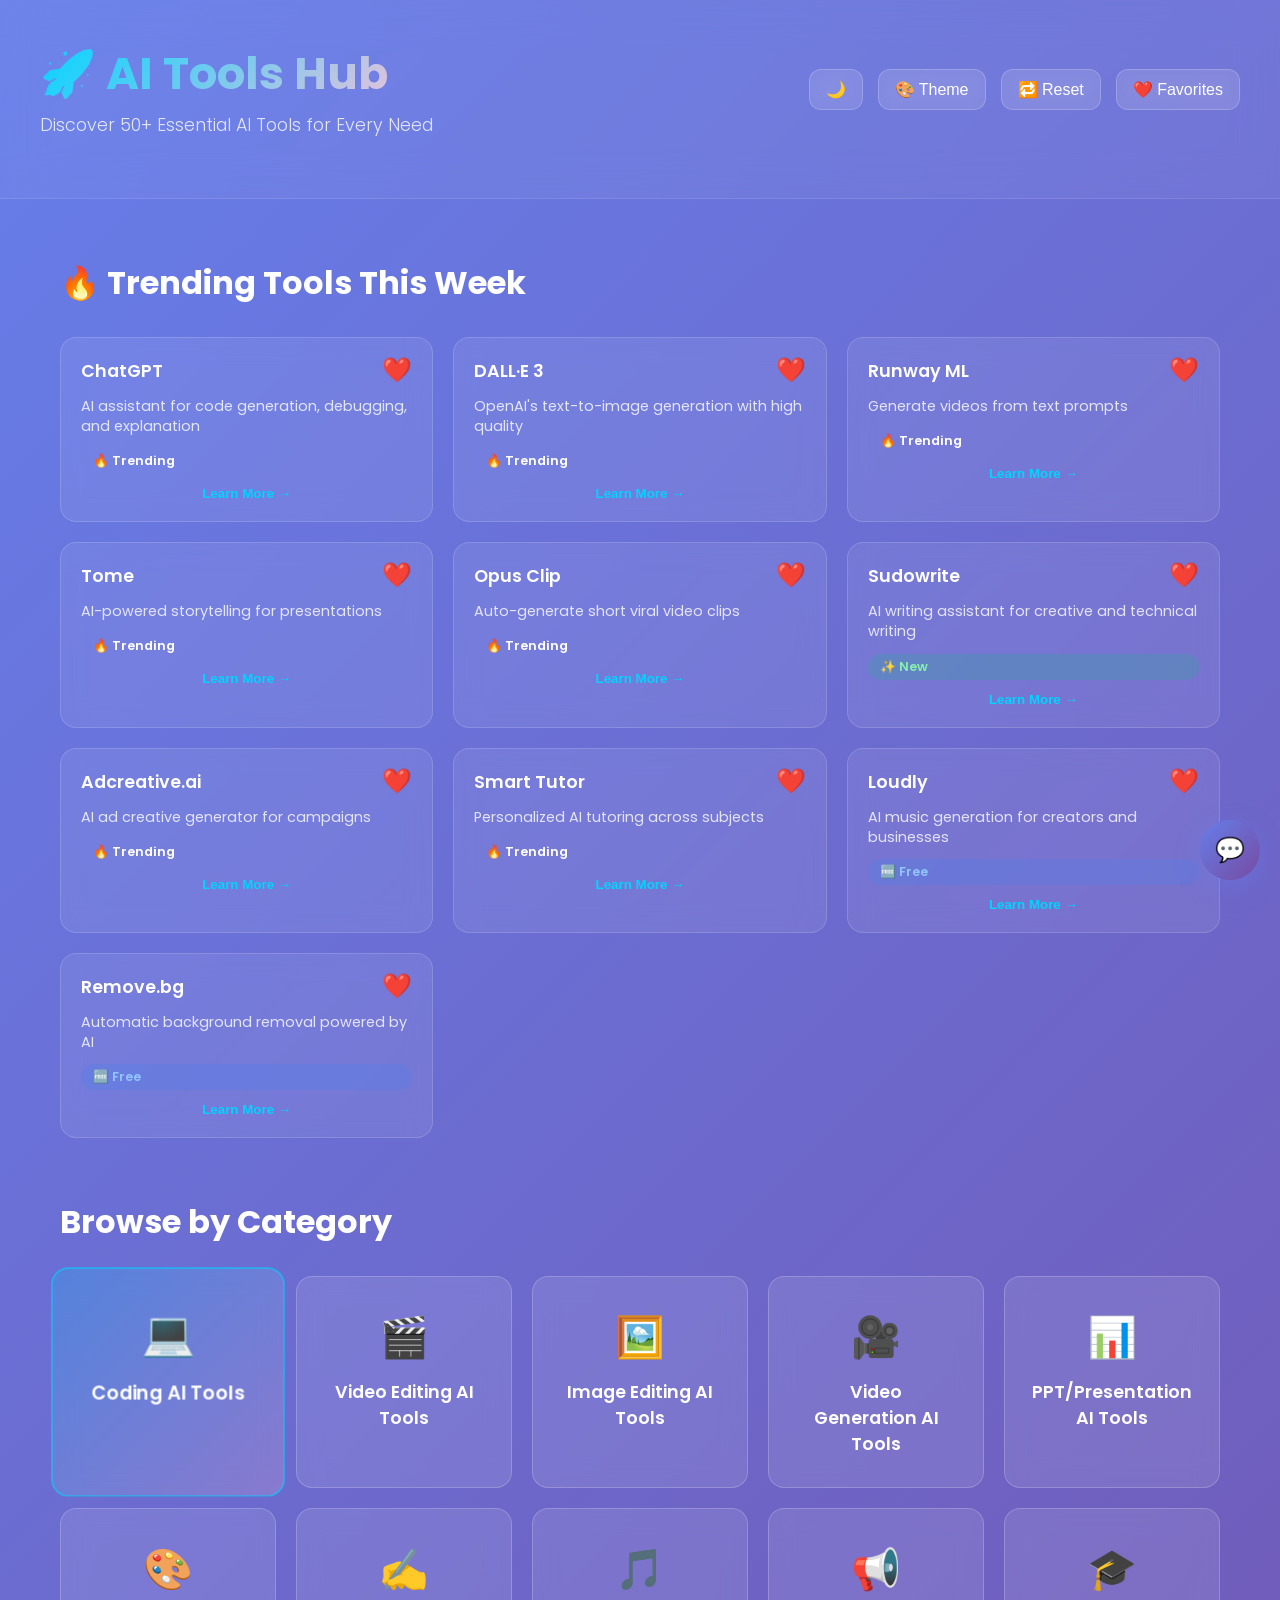
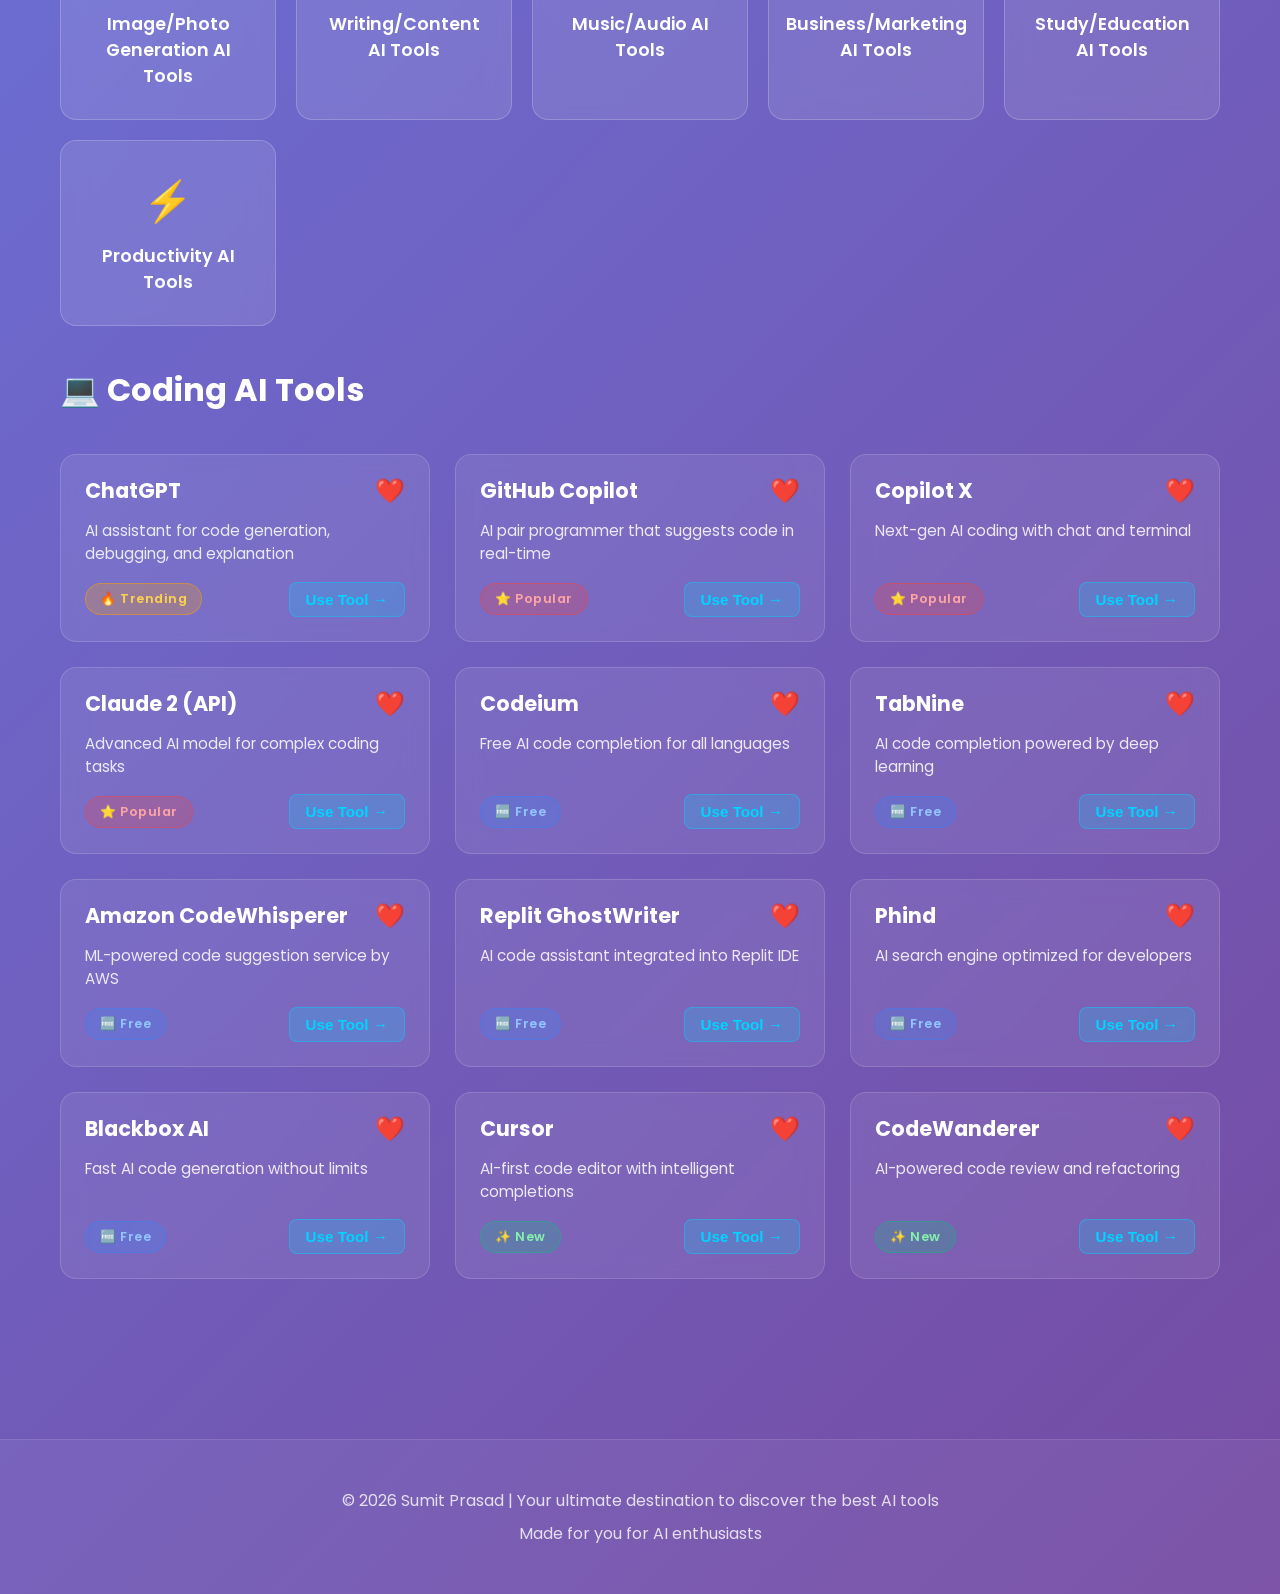
<file: index.html>
<!DOCTYPE html>
<html lang="en">
<head>
    <meta charset="UTF-8">
    <meta name="viewport" content="width=device-width, initial-scale=1.0">
    <title>AI Tools Hub - Discover 50+ Essential AI Tools</title>

    <!-- Google Font -->
    <link href="https://fonts.googleapis.com/css2?family=Poppins:wght@300;400;500;600;700&display=swap" rel="stylesheet">

    <!-- CSS Link -->
    <link rel="stylesheet" href="style.css">
    <link rel="stylesheet" href="chatbot.css">
</head>
<body>

    <!-- Header -->
    <header>
        <div class="header-top">
            <div class="header-content">
                <h1>🚀 AI Tools Hub</h1>
                <p>Discover 50+ Essential AI Tools for Every Need</p>
            </div>
            <div class="header-controls">
                <button id="dark-mode-btn" class="control-btn" title="Toggle dark mode">🌙</button>
                <button id="theme-btn" class="control-btn" title="Apply alternate theme">🎨 Theme</button>
                <button id="reset-theme-btn" class="control-btn" title="Reset to default theme">🔁 Reset</button>
                <button id="favorites-btn" class="control-btn" onclick="showFavorites()" title="View favorites">❤️ Favorites</button>
            </div>
        </div>

        <!-- Search Bar -->
        <!-- <div class="search-container">
            <input 
                type="text" 
                id="search-input" 
                class="search-bar" 
                placeholder="🔍 Search AI tools by name or description..."
            >
        </div> -->
    </header>

    <!-- Trending Section -->
    <section id="trending-section" class="trending-section"></section>

    <!-- Categories Section -->
    <section class="categories-section">
        <h2>Browse by Category</h2>
        <div class="categories"></div>
    </section>

    <!-- Tools Display Section -->
    <section id="tools-section" class="tools-section"></section>

    <!-- Favorites Modal -->
    <div class="favorites-modal-overlay" id="favoritesModalOverlay">
        <div class="favorites-modal">
            <div class="favorites-modal-header">
                <h2 id="favoritesModalTitle">❤️ My Favorites</h2>
                <button class="favorites-modal-close" onclick="closeFavoritesModal()" title="Close">✕</button>
            </div>
            <div id="favoritesListContainer" class="favorites-list"></div>
        </div>
    </div>

    <!-- Footer -->
    <footer>
        <p>© 2026 Sumit Prasad | Your ultimate destination to discover the best AI tools </p>
        </div></p>
        <p>Made for you for AI enthusiasts</p>
    </footer>

    <!-- JS Link -->
    <script src="script.js"></script>
    <script src="chatbot.js"></script>

    <!-- Theme Cycling Feature -->
    <script>
        // Theme cycling system
        const themes = [
            { name: 'Default', class: null },
            { name: 'Blue-Purple', class: 'theme-blue-purple' },
            { name: 'Dark Neon', class: 'theme-neon' },
            { name: 'Soft Light', class: 'theme-soft-light' },
            { name: 'Glassmorphism', class: 'theme-glass' }
        ];

        let currentThemeIndex = 0;

        // Initialize theme system
        document.addEventListener('DOMContentLoaded', () => {
            const themeBtn = document.getElementById('theme-btn');
            const resetThemeBtn = document.getElementById('reset-theme-btn');
            const body = document.body;

            // Check if theme preference is saved in localStorage
            const savedThemeIndex = localStorage.getItem('preferred-theme-index');
            if (savedThemeIndex !== null) {
                currentThemeIndex = parseInt(savedThemeIndex);
                applyTheme(currentThemeIndex);
            }

            // Theme button - Cycle through themes
            if (themeBtn) {
                themeBtn.addEventListener('click', () => {
                    console.log('🎨 Theme button clicked - Current:', themes[currentThemeIndex].name);
                    
                    // Move to next theme
                    currentThemeIndex = (currentThemeIndex + 1) % themes.length;
                    const newTheme = themes[currentThemeIndex];
                    
                    // Apply theme
                    applyTheme(currentThemeIndex);
                    
                    // Save preference
                    localStorage.setItem('preferred-theme-index', currentThemeIndex);
                    
                    // Visual feedback - Rotation animation
                    themeBtn.style.transition = 'transform 0.6s ease-in-out';
                    themeBtn.style.transform = 'rotate(360deg)';
                    setTimeout(() => {
                        themeBtn.style.transform = '';
                    }, 600);
                    
                    console.log('✅ Applied:', newTheme.name);
                    console.log('📍 Theme index:', currentThemeIndex, '/', themes.length - 1);
                });
            }

            // Reset button - Back to default theme
            if (resetThemeBtn) {
                resetThemeBtn.addEventListener('click', () => {
                    console.log('🔁 Reset button clicked');
                    
                    // Remove all theme classes
                    removeAllThemeClasses();
                    currentThemeIndex = 0;
                    
                    // Save preference
                    localStorage.setItem('preferred-theme-index', '0');
                    
                    // Visual feedback
                    resetThemeBtn.style.transition = 'transform 0.6s ease-in-out';
                    resetThemeBtn.style.transform = 'rotate(360deg)';
                    setTimeout(() => {
                        resetThemeBtn.style.transform = '';
                    }, 600);
                    
                    console.log('✅ Default theme restored');
                    console.log('📍 Theme index: 0 (Default)');
                });
            }

            // Function to apply theme
            function applyTheme(index) {
                const body = document.body;
                const theme = themes[index];
                
                // Remove all theme classes first
                removeAllThemeClasses();
                
                // Apply new theme class if not default
                if (theme.class) {
                    body.classList.add(theme.class);
                }
            }

            // Function to remove all theme classes
            function removeAllThemeClasses() {
                const body = document.body;
                themes.forEach(theme => {
                    if (theme.class) {
                        body.classList.remove(theme.class);
                    }
                });
            }
        });
    </script>

    <!-- Chatbot Widget -->
    <div id="chatbot-widget">
        <!-- Floating Button -->
        <button id="chatbot-toggle" class="chatbot-toggle" title="Open AI Assistant">
            <span class="chat-icon">💬</span>
            <span class="notification-badge" id="notification-badge" style="display: none;">1</span>
        </button>

        <!-- Chat Window -->
        <div id="chatbot-window" class="chatbot-window">
            <!-- Chat Header -->
            <div class="chatbot-header">
                <div class="header-info">
                    <h3>🤖 AI Assistant</h3>
                    <p>Ask me about AI tools</p>
                </div>
                <div class="header-actions">
                    <button id="voice-toggle" class="header-btn" title="Toggle voice output">
                        <span class="voice-icon">🔊</span>
                    </button>
                    <button id="clear-chat" class="header-btn" title="Clear chat">🗑️</button>
                    <button id="chatbot-close" class="header-btn close-btn" title="Close">✕</button>
                </div>
            </div>

            <!-- Chat Messages -->
            <div id="chatbot-messages" class="chatbot-messages">
                <div class="message bot-message">
                    <div class="message-content">
                        <p>👋 Hi! I'm your AI Assistant. Ask me about video editing, coding, image generation, presentations, audio tools, writing, marketing, productivity tools, image editing, video generation, or education!</p>
                    </div>
                    <span class="message-time">Now</span>
                </div>
            </div>

            <!-- Typing Indicator -->
            <div id="typing-indicator" class="typing-indicator" style="display: none;">
                <span></span>
                <span></span>
                <span></span>
            </div>

            <!-- Chat Input Area -->
            <div class="chatbot-input-area">
                <div class="input-controls">
                    <input 
                        type="text" 
                        id="chatbot-input" 
                        class="chatbot-input" 
                        placeholder="Type or click 🎤 to speak..."
                        autocomplete="off"
                    >
                    <button id="voice-input-btn" class="voice-input-btn" title="Voice input">
                        <span class="mic-icon">🎤</span>
                    </button>
                    <button id="send-btn" class="send-btn" title="Send message">
                        <span class="send-icon">→</span>
                    </button>
                </div>
            </div>
        </div>
    </div>

</body>
</html>
</file>
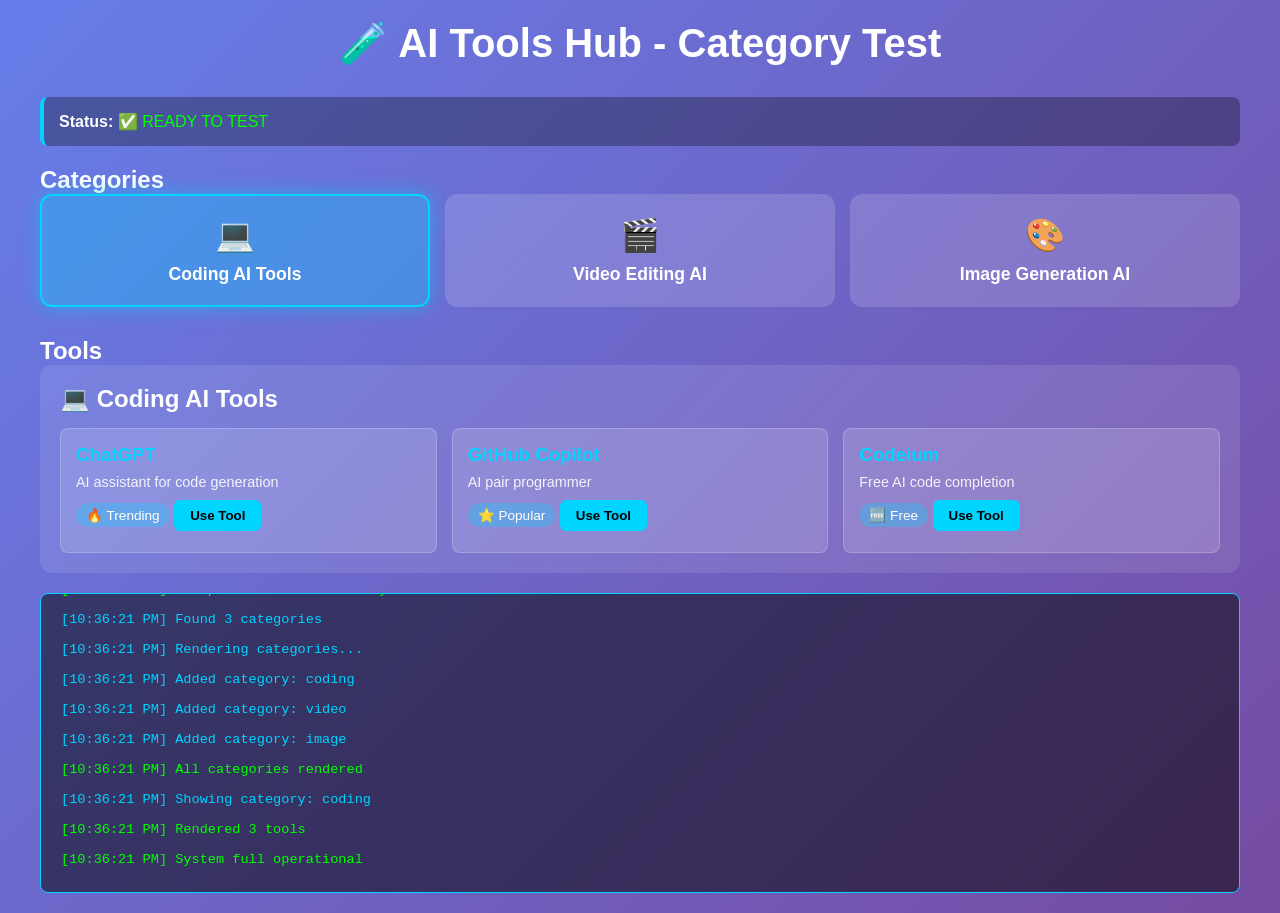
<file: test-categories.html>
<!DOCTYPE html>
<html lang="en">
<head>
    <meta charset="UTF-8">
    <meta name="viewport" content="width=device-width, initial-scale=1.0">
    <title>AI Tools Hub - Category Click Test</title>
    <style>
        * {
            margin: 0;
            padding: 0;
            box-sizing: border-box;
        }

        body {
            font-family: Arial, sans-serif;
            background: linear-gradient(135deg, #667eea 0%, #764ba2 100%);
            min-height: 100vh;
            padding: 20px;
            color: #fff;
        }

        .container {
            max-width: 1200px;
            margin: 0 auto;
        }

        h1 {
            text-align: center;
            margin-bottom: 30px;
            font-size: 2.5rem;
        }

        .status {
            background: rgba(0, 0, 0, 0.3);
            padding: 15px;
            border-radius: 8px;
            margin-bottom: 20px;
            border-left: 4px solid #00d4ff;
        }

        .categories {
            display: grid;
            grid-template-columns: repeat(auto-fit, minmax(200px, 1fr));
            gap: 15px;
            margin-bottom: 30px;
        }

        .card {
            background: rgba(255, 255, 255, 0.15);
            padding: 20px;
            border-radius: 12px;
            text-align: center;
            cursor: pointer;
            border: 2px solid transparent;
            transition: all 0.3s ease;
            display: flex;
            flex-direction: column;
            align-items: center;
            gap: 10px;
        }

        .card:hover {
            background: rgba(255, 255, 255, 0.25);
            border-color: #00d4ff;
            transform: translateY(-5px);
        }

        .card.active {
            background: rgba(0, 212, 255, 0.3);
            border-color: #00d4ff;
            box-shadow: 0 0 20px rgba(0, 212, 255, 0.5);
        }

        .card-icon {
            font-size: 2rem;
        }

        .card-name {
            font-weight: bold;
            font-size: 1.1rem;
        }

        #tools-container {
            background: rgba(255, 255, 255, 0.1);
            padding: 20px;
            border-radius: 12px;
            min-height: 200px;
        }

        .tools-grid {
            display: grid;
            grid-template-columns: repeat(auto-fill, minmax(300px, 1fr));
            gap: 15px;
            margin-top: 15px;
        }

        .tool-card {
            background: rgba(255, 255, 255, 0.15);
            padding: 15px;
            border-radius: 8px;
            border: 1px solid rgba(255, 255, 255, 0.2);
        }

        .tool-card h3 {
            margin-bottom: 8px;
            color: #00d4ff;
        }

        .tool-card p {
            font-size: 0.9rem;
            opacity: 0.9;
            margin-bottom: 10px;
        }

        .tool-tag {
            display: inline-block;
            padding: 4px 10px;
            background: rgba(0, 212, 255, 0.3);
            border-radius: 12px;
            font-size: 0.85rem;
            margin-bottom: 10px;
        }

        .tool-btn {
            background: #00d4ff;
            color: #000;
            border: none;
            padding: 8px 16px;
            border-radius: 6px;
            cursor: pointer;
            font-weight: bold;
            transition: all 0.2s;
        }

        .tool-btn:hover {
            background: #00b8cc;
            transform: scale(1.05);
        }

        .console-output {
            background: rgba(0, 0, 0, 0.5);
            padding: 15px;
            border-radius: 8px;
            font-family: monospace;
            font-size: 0.85rem;
            max-height: 300px;
            overflow-y: auto;
            margin-top: 20px;
            border: 1px solid #00d4ff;
        }

        .log-entry {
            margin-bottom: 5px;
            padding: 5px;
        }

        .log-success { color: #00ff00; }
        .log-error { color: #ff4444; }
        .log-info { color: #00d4ff; }
    </style>
</head>
<body>
    <div class="container">
        <h1>🧪 AI Tools Hub - Category Test</h1>

        <div class="status">
            <strong>Status:</strong> <span id="status">Loading...</span>
        </div>

        <h2>Categories</h2>
        <div class="categories" id="categories"></div>

        <h2>Tools</h2>
        <div id="tools-container">
            <p>Click a category above to see tools</p>
        </div>

        <div class="console-output" id="console"></div>
    </div>

    <script>
        // Simple logger
        const logs = [];
        function log(type, message) {
            const entry = `[${new Date().toLocaleTimeString()}] ${message}`;
            logs.push({ type, message: entry });
            
            const console_el = document.getElementById('console');
            const div = document.createElement('div');
            div.className = `log-entry log-${type}`;
            div.textContent = entry;
            console_el.appendChild(div);
            console_el.scrollTop = console_el.scrollHeight;
            
            // Also log to browser console
            if (type === 'error') console.error(message);
            else if (type === 'success') console.log('✅', message);
            else console.log('ℹ️', message);
        }

        // Tool Data
        const toolsData = {
            coding: {
                name: "Coding AI Tools",
                icon: "💻",
                tools: [
                    { name: "ChatGPT", desc: "AI assistant for code generation", tag: "🔥 Trending", link: "https://chatgpt.com/" },
                    { name: "GitHub Copilot", desc: "AI pair programmer", tag: "⭐ Popular", link: "https://github.com/features/copilot" },
                    { name: "Codeium", desc: "Free AI code completion", tag: "🆓 Free", link: "https://codeium.com" },
                ]
            },
            video: {
                name: "Video Editing AI",
                icon: "🎬",
                tools: [
                    { name: "CapCut AI", desc: "Free AI video editor", tag: "🆓 Free", link: "https://www.capcut.com" },
                    { name: "Runway ML", desc: "AI magic tools for video", tag: "⭐ Popular", link: "https://runwayml.com" },
                    { name: "Opus Clip", desc: "Auto-generate viral clips", tag: "🔥 Trending", link: "https://www.opus.pro" },
                ]
            },
            image: {
                name: "Image Generation AI",
                icon: "🎨",
                tools: [
                    { name: "DALL·E 3", desc: "OpenAI's text-to-image", tag: "🔥 Trending", link: "https://openai.com/dall-e-3" },
                    { name: "Midjourney", desc: "Premium AI art", tag: "⭐ Popular", link: "https://www.midjourney.com" },
                    { name: "Leonardo AI", desc: "Real-time generation", tag: "🆓 Free", link: "https://leonardo.ai" },
                ]
            }
        };

        // Render Categories
        function renderCategories() {
            log('info', 'Rendering categories...');
            const container = document.getElementById('categories');
            container.innerHTML = '';

            Object.entries(toolsData).forEach(([key, category]) => {
                const card = document.createElement('div');
                card.className = 'card';
                card.innerHTML = `
                    <div class="card-icon">${category.icon}</div>
                    <div class="card-name">${category.name}</div>
                `;

                card.addEventListener('click', () => {
                    log('success', `Category "${key}" clicked!`);
                    showCategory(key, card);
                });

                container.appendChild(card);
                log('info', `Added category: ${key}`);
            });

            log('success', 'All categories rendered');
            showCategory('coding', container.querySelector('.card'));
        }

        // Show Category
        function showCategory(key, cardElement) {
            log('info', `Showing category: ${key}`);

            // Update active state
            document.querySelectorAll('.card').forEach(c => c.classList.remove('active'));
            cardElement.classList.add('active');

            // Get tools
            const category = toolsData[key];
            if (!category) {
                log('error', `Category "${key}" not found!`);
                return;
            }

            // Render tools
            const container = document.getElementById('tools-container');
            let html = `<h2>${category.icon} ${category.name}</h2><div class="tools-grid">`;

            category.tools.forEach(tool => {
                html += `
                    <div class="tool-card">
                        <h3>${tool.name}</h3>
                        <p>${tool.desc}</p>
                        <span class="tool-tag">${tool.tag}</span>
                        <button class="tool-btn" onclick="window.open('${tool.link}', '_blank')">Use Tool</button>
                    </div>
                `;
            });

            html += '</div>';
            container.innerHTML = html;
            log('success', `Rendered ${category.tools.length} tools`);
        }

        // Initialize
        window.addEventListener('load', () => {
            log('success', 'Page loaded - initializing...');
            const status = document.getElementById('status');
            status.textContent = '✅ READY TO TEST';
            status.style.color = '#00ff00';
            
            log('success', 'Script loaded successfully');
            log('info', `Found ${Object.keys(toolsData).length} categories`);
            
            renderCategories();
            
            log('success', 'System full operational');
        });
    </script>
</body>
</html>
</file>
<file: style.css>
/* ===== RESET & ROOT ===== */
* {
    margin: 0;
    padding: 0;
    box-sizing: border-box;
}

:root {
    --primary-gradient: linear-gradient(135deg, #667eea 0%, #764ba2 100%);
    --secondary-gradient: linear-gradient(135deg, #f093fb 0%, #f5576c 100%);
    --dark-bg: #0f0f1e;
    --dark-card: #1a1a2e;
    --light-bg: #f8f9ff;
    --light-card: #ffffff;
    --text-primary: #ffffff;
    --text-secondary: rgba(255, 255, 255, 0.7);
    --accent-color: #00d4ff;
    --success-color: #10b981;
    --warning-color: #f59e0b;
    --danger-color: #ef4444;
    --transition: all 0.3s cubic-bezier(0.4, 0, 0.2, 1);
}

body.light-mode {
    --text-primary: #1a1a2e;
    --text-secondary: rgba(26, 26, 46, 0.7);
}

/* ===== BODY ===== */
body {
    font-family: 'Poppins', sans-serif;
    background: var(--primary-gradient);
    color: var(--text-primary);
    min-height: 100vh;
    transition: var(--transition);
}

body.dark-mode {
    background: linear-gradient(135deg, #0f0f1e 0%, #1a1a2e 100%);
}

body.light-mode {
    background: linear-gradient(135deg, #f8f9ff 0%, #e0e7ff 100%);
}

/* ===== HEADER ===== */
header {
    padding: 40px 20px;
    background: rgba(255, 255, 255, 0.05);
    backdrop-filter: blur(20px);
    border-bottom: 1px solid rgba(255, 255, 255, 0.1);
    position: sticky;
    top: 0;
    z-index: 100;
    transition: var(--transition);
}

.header-top {
    max-width: 1200px;
    margin: 0 auto;
    display: flex;
    justify-content: space-between;
    align-items: center;
    margin-bottom: 20px;
    flex-wrap: wrap;
    gap: 20px;
}

.header-content h1 {
    font-size: 2.8rem;
    font-weight: 700;
    background: linear-gradient(135deg, #00d4ff, #ffc0d9);
    -webkit-background-clip: text;
    -webkit-text-fill-color: transparent;
    background-clip: text;
    margin-bottom: 5px;
}

.header-content p {
    opacity: 0.8;
    font-size: 1.1rem;
    font-weight: 300;
}

.header-controls {
    display: flex;
    gap: 15px;
    flex-wrap: wrap;
}

.control-btn {
    background: rgba(255, 255, 255, 0.1);
    border: 1px solid rgba(255, 255, 255, 0.2);
    color: var(--text-primary);
    padding: 10px 16px;
    border-radius: 12px;
    cursor: pointer;
    font-size: 1rem;
    font-weight: 500;
    transition: var(--transition);
    backdrop-filter: blur(10px);
}

.control-btn:hover {
    background: rgba(255, 255, 255, 0.2);
    transform: translateY(-2px);
}

/* ===== SEARCH BAR ===== */
.search-container {
    max-width: 1200px;
    margin: 0 auto;
    padding: 0 20px;
}

.search-bar {
    width: 100%;
    padding: 16px 20px;
    border: 1px solid rgba(255, 255, 255, 0.2);
    border-radius: 16px;
    background: rgba(255, 255, 255, 0.08);
    color: var(--text-primary);
    font-size: 1rem;
    font-family: 'Poppins', sans-serif;
    transition: var(--transition);
    backdrop-filter: blur(10px);
}

.search-bar::placeholder {
    color: rgba(255, 255, 255, 0.5);
}

.search-bar:focus {
    outline: none;
    background: rgba(255, 255, 255, 0.12);
    border-color: var(--accent-color);
    box-shadow: 0 0 20px rgba(0, 212, 255, 0.3);
}

body.light-mode .search-bar {
    background: rgba(100, 100, 200, 0.08);
    color: var(--text-primary);
}

body.light-mode .search-bar::placeholder {
    color: rgba(100, 100, 200, 0.5);
}

/* ===== TRENDING SECTION ===== */
.trending-section {
    max-width: 1200px;
    margin: 60px auto;
    padding: 0 20px;
}

.trending-section h2 {
    font-size: 2rem;
    margin-bottom: 30px;
    text-align: left;
}

.trending-grid {
    display: grid;
    grid-template-columns: repeat(auto-fill, minmax(280px, 1fr));
    gap: 20px;
}

.trending-card {
    background: rgba(255, 255, 255, 0.08);
    border: 1px solid rgba(255, 255, 255, 0.15);
    border-radius: 16px;
    padding: 20px;
    backdrop-filter: blur(12px);
    transition: var(--transition);
    display: flex;
    flex-direction: column;
    gap: 12px;
}

.trending-card:hover {
    transform: translateY(-8px);
    background: rgba(255, 255, 255, 0.12);
    border-color: var(--accent-color);
    box-shadow: 0 8px 32px rgba(0, 212, 255, 0.2);
}

.trending-header {
    display: flex;
    justify-content: space-between;
    align-items: flex-start;
}

.trending-card h4 {
    font-size: 1.1rem;
    font-weight: 600;
}

.trending-description {
    font-size: 0.9rem;
    opacity: 0.8;
    line-height: 1.4;
}

.trending-badge {
    display: inline-block;
    padding: 4px 12px;
    border-radius: 20px;
    font-size: 0.8rem;
    font-weight: 600;
}

.trending-badge.popular {
    background: rgba(239, 68, 68, 0.2);
    color: #fca5a5;
}

.trending-badge.new {
    background: rgba(16, 185, 129, 0.2);
    color: #86efac;
}

.trending-badge.free {
    background: rgba(59, 130, 246, 0.2);
    color: #93c5fd;
}

.trending-card a {
    color: var(--accent-color);
    text-decoration: none;
    font-weight: 600;
    transition: var(--transition);
    align-self: flex-start;
}

.trending-card a:hover {
    letter-spacing: 2px;
}

/* ===== CATEGORIES SECTION ===== */
.categories-section {
    max-width: 1200px;
    margin: 60px auto 40px;
    padding: 0 20px;
}

.categories-section h2 {
    font-size: 2rem;
    margin-bottom: 30px;
    text-align: left;
}

.categories {
    display: grid;
    grid-template-columns: repeat(auto-fit, minmax(200px, 1fr));
    gap: 20px;
}

.card {
    background: rgba(255, 255, 255, 0.1);
    backdrop-filter: blur(12px);
    border-radius: 16px;
    padding: 30px;
    text-align: center;
    cursor: pointer;
    font-size: 1.1rem;
    font-weight: 600;
    transition: var(--transition);
    border: 1px solid rgba(255, 255, 255, 0.2);
    display: flex;
    flex-direction: column;
    align-items: center;
    gap: 12px;
}

.category-icon {
    font-size: 2.5rem;
}

.card:hover {
    transform: translateY(-10px) scale(1.05);
    background: rgba(255, 255, 255, 0.15);
    border-color: var(--accent-color);
    box-shadow: 0 12px 40px rgba(0, 212, 255, 0.25);
}

.card.active-card {
    background: linear-gradient(135deg, rgba(0, 212, 255, 0.2), rgba(255, 192, 217, 0.2));
    border-color: var(--accent-color);
    transform: scale(1.08);
}

/* ===== TOOLS SECTION ===== */
.tools-section {
    max-width: 1200px;
    margin: 40px auto;
    padding: 0 20px 80px;
}

.tools-container h2 {
    font-size: 2rem;
    margin-bottom: 40px;
    font-weight: 700;
}

.tools-grid {
    display: grid;
    grid-template-columns: repeat(auto-fill, minmax(320px, 1fr));
    gap: 25px;
}

/* Tool Cards */
.tool-card {
    background: rgba(255, 255, 255, 0.08);
    border: 1px solid rgba(255, 255, 255, 0.15);
    border-radius: 16px;
    padding: 24px;
    backdrop-filter: blur(12px);
    transition: var(--transition);
    display: flex;
    flex-direction: column;
    gap: 16px;
    cursor: default;
}

.tool-card:hover {
    transform: translateY(-12px) scale(1.02);
    background: rgba(255, 255, 255, 0.15);
    border-color: var(--accent-color);
    box-shadow: 0 20px 50px rgba(0, 212, 255, 0.4);
}

.tool-header {
    display: flex;
    justify-content: space-between;
    align-items: flex-start;
    gap: 12px;
}

.tool-header h3 {
    font-size: 1.3rem;
    font-weight: 700;
    line-height: 1.2;
    flex: 1;
}

.tool-actions {
    display: flex;
    gap: 8px;
}

.favorite-btn {
    background: none;
    border: none;
    font-size: 1.5rem;
    cursor: pointer;
    transition: var(--transition);
    transform: scale(1);
    line-height: 1;
}

.favorite-btn:not(.active):hover {
    transform: scale(1.2) rotate(10deg);
    filter: drop-shadow(0 0 8px rgba(255, 0, 0, 0.4));
}

.favorite-btn.active {
    animation: heartBeat 0.3s ease-in-out;
}

@keyframes heartBeat {
    0%, 100% { transform: scale(1); }
    25% { transform: scale(1.3); }
    50% { transform: scale(1.1); }
}

/* ===== FAVORITES MODAL ===== */
.favorites-modal-overlay {
    position: fixed;
    top: 0;
    left: 0;
    width: 100%;
    height: 100%;
    background: rgba(0, 0, 0, 0.5);
    backdrop-filter: blur(4px);
    display: none;
    align-items: center;
    justify-content: center;
    z-index: 9999;
    opacity: 0;
    transition: opacity 0.3s ease-in-out;
}

.favorites-modal-overlay.active {
    display: flex;
    opacity: 1;
}

.favorites-modal {
    background: rgba(15, 15, 30, 0.95);
    border: 1px solid rgba(255, 255, 255, 0.15);
    border-radius: 20px;
    padding: 30px;
    max-width: 700px;
    width: 90%;
    max-height: 80vh;
    overflow-y: auto;
    backdrop-filter: blur(20px);
    box-shadow: 0 20px 60px rgba(0, 0, 0, 0.5);
    animation: slideUp 0.3s cubic-bezier(0.4, 0, 0.2, 1);
}

@keyframes slideUp {
    from {
        opacity: 0;
        transform: translateY(20px);
    }
    to {
        opacity: 1;
        transform: translateY(0);
    }
}

.favorites-modal-header {
    display: flex;
    justify-content: space-between;
    align-items: center;
    margin-bottom: 25px;
    padding-bottom: 15px;
    border-bottom: 1px solid rgba(255, 255, 255, 0.1);
}

.favorites-modal-header h2 {
    font-size: 1.8rem;
    font-weight: 700;
    background: linear-gradient(135deg, #00d4ff, #ffc0d9);
    -webkit-background-clip: text;
    -webkit-text-fill-color: transparent;
    background-clip: text;
    margin: 0;
}

.favorites-modal-close {
    background: none;
    border: none;
    font-size: 1.8rem;
    color: rgba(255, 255, 255, 0.7);
    cursor: pointer;
    transition: var(--transition);
    line-height: 1;
    padding: 0;
    width: 40px;
    height: 40px;
    display: flex;
    align-items: center;
    justify-content: center;
}

.favorites-modal-close:hover {
    color: rgba(255, 255, 255, 1);
    transform: rotate(90deg);
}

.favorites-list {
    display: grid;
    grid-template-columns: repeat(auto-fill, minmax(300px, 1fr));
    gap: 15px;
    margin-bottom: 20px;
}

.favorite-item {
    background: rgba(255, 255, 255, 0.08);
    border: 1px solid rgba(255, 255, 255, 0.15);
    border-radius: 12px;
    padding: 15px;
    transition: var(--transition);
    display: flex;
    flex-direction: column;
    gap: 10px;
}

.favorite-item:hover {
    background: rgba(255, 255, 255, 0.12);
    border-color: rgba(0, 212, 255, 0.4);
    transform: translateY(-4px);
    box-shadow: 0 8px 24px rgba(0, 212, 255, 0.2);
}

.favorite-item-name {
    font-size: 1.1rem;
    font-weight: 600;
    color: var(--text-primary);
    margin: 0;
}

.favorite-item-actions {
    display: flex;
    gap: 10px;
}

.favorite-remove-btn {
    flex: 1;
    background: rgba(239, 68, 68, 0.2);
    border: 1px solid rgba(239, 68, 68, 0.4);
    color: #fca5a5;
    padding: 8px 12px;
    border-radius: 8px;
    cursor: pointer;
    font-weight: 500;
    transition: var(--transition);
    font-size: 0.9rem;
}

.favorite-remove-btn:hover {
    background: rgba(239, 68, 68, 0.4);
    border-color: rgba(239, 68, 68, 0.6);
    transform: translateY(-2px);
}

.favorite-open-btn {
    flex: 1;
    background: rgba(0, 212, 255, 0.2);
    border: 1px solid rgba(0, 212, 255, 0.4);
    color: var(--accent-color);
    padding: 8px 12px;
    border-radius: 8px;
    cursor: pointer;
    font-weight: 500;
    transition: var(--transition);
    font-size: 0.9rem;
}

.favorite-open-btn:hover {
    background: rgba(0, 212, 255, 0.4);
    border-color: rgba(0, 212, 255, 0.6);
    transform: translateY(-2px);
}

.no-favorites-msg {
    text-align: center;
    padding: 40px 20px;
    opacity: 0.7;
}

.no-favorites-msg p {
    font-size: 1.1rem;
    margin-bottom: 10px;
}

/* Responsive modal */
@media (max-width: 768px) {
    .favorites-modal {
        padding: 20px;
        max-height: 90vh;
    }

    .favorites-modal-header h2 {
        font-size: 1.4rem;
    }

    .favorites-list {
        grid-template-columns: 1fr;
    }
}

/* Modal in light mode */
body.light-mode .favorites-modal {
    background: rgba(248, 249, 255, 0.95);
    border-color: rgba(100, 100, 200, 0.2);
}

body.light-mode .favorite-item {
    background: rgba(100, 100, 200, 0.08);
    border-color: rgba(100, 100, 200, 0.2);
}

body.light-mode .favorite-item:hover {
    background: rgba(100, 100, 200, 0.12);
    border-color: rgba(100, 100, 200, 0.4);
}

body.light-mode .favorites-modal-header {
    border-bottom-color: rgba(100, 100, 200, 0.2);
}

/* Modal in theme-blue-purple */
body.theme-blue-purple .favorites-modal {
    background: rgba(30, 58, 138, 0.95);
    border-color: rgba(59, 130, 246, 0.3);
}

body.theme-blue-purple .favorite-item {
    background: rgba(59, 130, 246, 0.12);
    border-color: rgba(59, 130, 246, 0.25);
}

body.theme-blue-purple .favorite-item:hover {
    background: rgba(59, 130, 246, 0.2);
    border-color: rgba(59, 130, 246, 0.4);
}

body.theme-blue-purple .favorites-modal-header {
    border-bottom-color: rgba(59, 130, 246, 0.3);
}

/* Modal in theme-neon */
body.theme-neon .favorites-modal {
    background: rgba(0, 0, 0, 0.95);
    border-color: rgba(0, 255, 255, 0.2);
}

body.theme-neon .favorite-item {
    background: rgba(0, 255, 255, 0.08);
    border-color: rgba(0, 255, 255, 0.2);
}

body.theme-neon .favorite-item:hover {
    background: rgba(0, 255, 255, 0.15);
    border-color: rgba(0, 255, 255, 0.4);
    box-shadow: 0 8px 24px rgba(0, 255, 255, 0.2);
}

body.theme-neon .favorites-modal-header {
    border-bottom-color: rgba(0, 255, 255, 0.2);
}

/* Modal in theme-soft-light */
body.theme-soft-light .favorites-modal {
    background: rgba(255, 245, 247, 0.95);
    border-color: rgba(219, 112, 147, 0.2);
}

body.theme-soft-light .favorite-item {
    background: rgba(219, 112, 147, 0.1);
    border-color: rgba(219, 112, 147, 0.25);
    color: #4a4a6a;
}

body.theme-soft-light .favorite-item:hover {
    background: rgba(219, 112, 147, 0.15);
    border-color: rgba(219, 112, 147, 0.4);
    box-shadow: 0 8px 24px rgba(219, 112, 147, 0.15);
}

body.theme-soft-light .favorite-item-name {
    color: #4a4a6a;
}

body.theme-soft-light .favorites-modal-header {
    border-bottom-color: rgba(219, 112, 147, 0.2);
}

/* Modal in theme-glass */
body.theme-glass .favorites-modal {
    background: rgba(255, 255, 255, 0.1);
    backdrop-filter: blur(20px);
    border-color: rgba(255, 255, 255, 0.2);
}

body.theme-glass .favorite-item {
    background: rgba(255, 255, 255, 0.08);
    backdrop-filter: blur(12px);
    border-color: rgba(255, 255, 255, 0.15);
}

body.theme-glass .favorite-item:hover {
    background: rgba(255, 255, 255, 0.12);
    backdrop-filter: blur(14px);
    border-color: rgba(255, 255, 255, 0.25);
    box-shadow: 0 8px 24px rgba(255, 255, 255, 0.1);
}

body.theme-glass .favorites-modal-header {
    border-bottom-color: rgba(255, 255, 255, 0.15);
}

.tool-description {
    font-size: 0.95rem;
    line-height: 1.5;
    opacity: 0.85;
}

.tool-footer {
    display: flex;
    justify-content: space-between;
    align-items: center;
    gap: 12px;
    margin-top: auto;
}

.badge-container {
    flex: 1;
}

.badge {
    display: inline-block;
    padding: 6px 14px;
    border-radius: 20px;
    font-size: 0.8rem;
    font-weight: 600;
    text-transform: none;
    letter-spacing: 0.5px;
    white-space: nowrap;
}

.badge.popular {
    background: rgba(239, 68, 68, 0.25);
    color: #fca5a5;
    border: 1px solid rgba(239, 68, 68, 0.5);
}

.badge.new {
    background: rgba(16, 185, 129, 0.25);
    color: #86efac;
    border: 1px solid rgba(16, 185, 129, 0.5);
}

.badge.free {
    background: rgba(59, 130, 246, 0.25);
    color: #93c5fd;
    border: 1px solid rgba(59, 130, 246, 0.5);
}

.badge.trending {
    background: rgba(245, 158, 11, 0.25);
    color: #fcd34d;
    border: 1px solid rgba(245, 158, 11, 0.5);
}

.tool-link {
    display: inline-flex;
    align-items: center;
    justify-content: center;
    gap: 6px;
    padding: 8px 16px;
    background: rgba(0, 212, 255, 0.2);
    color: var(--accent-color);
    text-decoration: none;
    border-radius: 8px;
    font-weight: 600;
    transition: var(--transition);
    border: 1px solid rgba(0, 212, 255, 0.4);
    cursor: pointer;
    font-size: 0.95rem;
}

.tool-link:hover {
    background: rgba(0, 212, 255, 0.4);
    transform: translateX(4px) scale(1.05);
    box-shadow: 0 0 15px rgba(0, 212, 255, 0.6);
}

.tool-link:active {
    transform: translateX(2px) scale(0.98);
}

.category-badge {
    display: inline-block;
    padding: 4px 10px;
    background: rgba(0, 212, 255, 0.2);
    color: var(--accent-color);
    border-radius: 6px;
    font-size: 0.8rem;
    margin-top: 4px;
}

/* Empty State */
.empty-state {
    text-align: center;
    padding: 60px 20px;
    grid-column: 1 / -1;
}

.empty-state p {
    font-size: 1.2rem;
    opacity: 0.7;
}

/* ===== FOOTER ===== */
footer {
    background: rgba(255, 255, 255, 0.05);
    border-top: 1px solid rgba(255, 255, 255, 0.1);
    padding: 40px 20px;
    text-align: center;
    margin-top: 80px;
}

footer p {
    opacity: 0.8;
    margin: 8px 0;
}

/* ===== LIGHT MODE ===== */
body.light-mode {
    --text-primary: #1a1a2e;
    --text-secondary: rgba(26, 26, 46, 0.7);
}

body.light-mode header {
    background: rgba(248, 249, 255, 0.8);
    border-bottom-color: rgba(100, 100, 200, 0.2);
}

body.light-mode .card {
    background: rgba(100, 100, 200, 0.08);
    border-color: rgba(100, 100, 200, 0.2);
}

body.light-mode .card:hover {
    background: rgba(100, 100, 200, 0.15);
}

body.light-mode .tool-card {
    background: rgba(100, 100, 200, 0.08);
    border-color: rgba(100, 100, 200, 0.2);
}

body.light-mode .tool-card:hover {
    background: rgba(100, 100, 200, 0.12);
}

body.light-mode .control-btn {
    background: rgba(100, 100, 200, 0.1);
    border-color: rgba(100, 100, 200, 0.2);
}

body.light-mode .control-btn:hover {
    background: rgba(100, 100, 200, 0.15);
}

body.light-mode .trending-card {
    background: rgba(100, 100, 200, 0.08);
    border-color: rgba(100, 100, 200, 0.2);
}

body.light-mode .trending-card:hover {
    background: rgba(100, 100, 200, 0.12);
}

/* ===== THEME 2: BLUE-PURPLE GRADIENT ===== */
body.theme-blue-purple {
    background: linear-gradient(135deg, #1e3a8a 0%, #3b82f6 50%, #8b5cf6 100%);
}

body.theme-blue-purple header {
    background: rgba(30, 58, 138, 0.4);
    border-bottom-color: rgba(59, 130, 246, 0.3);
}

body.theme-blue-purple .card,
body.theme-blue-purple .tool-card,
body.theme-blue-purple .trending-card {
    background: rgba(59, 130, 246, 0.12);
    border-color: rgba(59, 130, 246, 0.3);
}

body.theme-blue-purple .card:hover,
body.theme-blue-purple .tool-card:hover,
body.theme-blue-purple .trending-card:hover {
    background: rgba(59, 130, 246, 0.2);
    border-color: rgba(59, 130, 246, 0.6);
    box-shadow: 0 12px 40px rgba(59, 130, 246, 0.3);
}

body.theme-blue-purple .card.active-card {
    background: linear-gradient(135deg, rgba(59, 130, 246, 0.25), rgba(139, 92, 246, 0.25));
    border-color: rgba(59, 130, 246, 0.8);
}

body.theme-blue-purple .control-btn {
    background: rgba(59, 130, 246, 0.15);
    border-color: rgba(59, 130, 246, 0.3);
}

body.theme-blue-purple .control-btn:hover {
    background: rgba(59, 130, 246, 0.25);
    border-color: rgba(59, 130, 246, 0.6);
    box-shadow: 0 0 12px rgba(59, 130, 246, 0.3);
}

body.theme-blue-purple .search-bar {
    background: rgba(59, 130, 246, 0.1);
    border-color: rgba(59, 130, 246, 0.2);
}

body.theme-blue-purple .search-bar:focus {
    background: rgba(59, 130, 246, 0.15);
    border-color: rgba(59, 130, 246, 0.6);
    box-shadow: 0 0 20px rgba(59, 130, 246, 0.4);
}

body.theme-blue-purple .header-content h1 {
    background: linear-gradient(135deg, #3b82f6, #8b5cf6);
    -webkit-background-clip: text;
    -webkit-text-fill-color: transparent;
    background-clip: text;
}

body.theme-blue-purple footer {
    background: rgba(30, 58, 138, 0.3);
    border-top-color: rgba(59, 130, 246, 0.3);
}

body.theme-blue-purple::-webkit-scrollbar-thumb {
    background: rgba(59, 130, 246, 0.6);
}

body.theme-blue-purple::-webkit-scrollbar-thumb:hover {
    background: rgba(59, 130, 246, 0.8);
}

/* ===== THEME 3: DARK NEON (Cyan Glow) ===== */
body.theme-neon {
    background: linear-gradient(135deg, #0a0a0a 0%, #1a1a2e 100%);
}

body.theme-neon header {
    background: rgba(0, 0, 0, 0.6);
    border-bottom-color: rgba(0, 255, 255, 0.3);
}

body.theme-neon .card,
body.theme-neon .tool-card,
body.theme-neon .trending-card {
    background: rgba(0, 255, 255, 0.05);
    border-color: rgba(0, 255, 255, 0.2);
}

body.theme-neon .card:hover,
body.theme-neon .tool-card:hover,
body.theme-neon .trending-card:hover {
    background: rgba(0, 255, 255, 0.12);
    border-color: rgba(0, 255, 255, 0.5);
    box-shadow: 0 0 30px rgba(0, 255, 255, 0.5);
}

body.theme-neon .card.active-card {
    background: rgba(0, 255, 255, 0.15);
    border-color: rgba(0, 255, 255, 0.8);
    box-shadow: inset 0 0 20px rgba(0, 255, 255, 0.2);
}

body.theme-neon .control-btn {
    background: rgba(0, 255, 255, 0.08);
    border-color: rgba(0, 255, 255, 0.3);
}

body.theme-neon .control-btn:hover {
    background: rgba(0, 255, 255, 0.15);
    border-color: rgba(0, 255, 255, 0.6);
    box-shadow: 0 0 15px rgba(0, 255, 255, 0.5);
}

body.theme-neon .search-bar {
    background: rgba(0, 255, 255, 0.05);
    border-color: rgba(0, 255, 255, 0.2);
}

body.theme-neon .search-bar:focus {
    background: rgba(0, 255, 255, 0.1);
    border-color: rgba(0, 255, 255, 0.6);
    box-shadow: 0 0 20px rgba(0, 255, 255, 0.6);
}

body.theme-neon .header-content h1 {
    color: #00ffff;
    text-shadow: 0 0 20px rgba(0, 255, 255, 0.6);
}

body.theme-neon footer {
    background: rgba(0, 0, 0, 0.5);
    border-top-color: rgba(0, 255, 255, 0.3);
}

body.theme-neon::-webkit-scrollbar-thumb {
    background: rgba(0, 255, 255, 0.5);
    box-shadow: 0 0 10px rgba(0, 255, 255, 0.4);
}

body.theme-neon::-webkit-scrollbar-thumb:hover {
    background: rgba(0, 255, 255, 0.8);
}

/* ===== THEME 4: SOFT LIGHT (Pastel) ===== */
body.theme-soft-light {
    background: linear-gradient(135deg, #fff5f7 0%, #f3e8ff 50%, #e0f2fe 100%);
}

body.theme-soft-light header {
    background: rgba(243, 232, 255, 0.8);
    border-bottom-color: rgba(219, 112, 147, 0.2);
}

body.theme-soft-light .card,
body.theme-soft-light .tool-card,
body.theme-soft-light .trending-card {
    background: rgba(219, 112, 147, 0.1);
    border-color: rgba(219, 112, 147, 0.25);
}

body.theme-soft-light .card:hover,
body.theme-soft-light .tool-card:hover,
body.theme-soft-light .trending-card:hover {
    background: rgba(219, 112, 147, 0.15);
    border-color: rgba(219, 112, 147, 0.4);
    box-shadow: 0 8px 32px rgba(219, 112, 147, 0.15);
}

body.theme-soft-light .card.active-card {
    background: linear-gradient(135deg, rgba(219, 112, 147, 0.15), rgba(167, 139, 250, 0.15));
    border-color: rgba(219, 112, 147, 0.5);
}

body.theme-soft-light .control-btn {
    background: rgba(219, 112, 147, 0.1);
    border-color: rgba(219, 112, 147, 0.25);
}

body.theme-soft-light .control-btn:hover {
    background: rgba(219, 112, 147, 0.2);
    border-color: rgba(219, 112, 147, 0.4);
    box-shadow: 0 4px 12px rgba(219, 112, 147, 0.2);
}

body.theme-soft-light .search-bar {
    background: rgba(219, 112, 147, 0.08);
    border-color: rgba(219, 112, 147, 0.2);
}

body.theme-soft-light .search-bar:focus {
    background: rgba(219, 112, 147, 0.12);
    border-color: rgba(219, 112, 147, 0.4);
    box-shadow: 0 0 15px rgba(219, 112, 147, 0.2);
}

body.theme-soft-light .header-content h1 {
    background: linear-gradient(135deg, #c084fc, #f472b6);
    -webkit-background-clip: text;
    -webkit-text-fill-color: transparent;
    background-clip: text;
}

body.theme-soft-light .header-content h1,
body.theme-soft-light .header-content p,
body.theme-soft-light .control-btn,
body.theme-soft-light footer p,
body.theme-soft-light .card,
body.theme-soft-light .tool-card,
body.theme-soft-light .trending-card,
body.theme-soft-light h2,
body.theme-soft-light h3,
body.theme-soft-light h4,
body.theme-soft-light p {
    color: #4a4a6a;
}

body.theme-soft-light footer {
    background: rgba(243, 232, 255, 0.6);
    border-top-color: rgba(219, 112, 147, 0.2);
}

body.theme-soft-light::-webkit-scrollbar-thumb {
    background: rgba(219, 112, 147, 0.5);
}

body.theme-soft-light::-webkit-scrollbar-thumb:hover {
    background: rgba(219, 112, 147, 0.8);
}

/* ===== THEME 5: GLASSMORPHISM ===== */
body.theme-glass {
    background: linear-gradient(135deg, #000051 0%, #0a0033 50%, #000051 100%);
    backdrop-filter: blur(40px);
}

body.theme-glass header {
    background: rgba(255, 255, 255, 0.08);
    backdrop-filter: blur(20px);
    border-bottom-color: rgba(255, 255, 255, 0.15);
}

body.theme-glass .card,
body.theme-glass .tool-card,
body.theme-glass .trending-card {
    background: rgba(255, 255, 255, 0.08);
    backdrop-filter: blur(16px);
    border-color: rgba(255, 255, 255, 0.2);
    box-shadow: 0 8px 32px rgba(0, 0, 0, 0.3);
}

body.theme-glass .card:hover,
body.theme-glass .tool-card:hover,
body.theme-glass .trending-card:hover {
    background: rgba(255, 255, 255, 0.12);
    backdrop-filter: blur(18px);
    border-color: rgba(255, 255, 255, 0.3);
    box-shadow: 0 12px 40px rgba(255, 255, 255, 0.15);
}

body.theme-glass .card.active-card {
    background: rgba(255, 255, 255, 0.15);
    backdrop-filter: blur(20px);
    border-color: rgba(255, 255, 255, 0.4);
}

body.theme-glass .control-btn {
    background: rgba(255, 255, 255, 0.08);
    border-color: rgba(255, 255, 255, 0.2);
}

body.theme-glass .control-btn:hover {
    background: rgba(255, 255, 255, 0.12);
    border-color: rgba(255, 255, 255, 0.3);
    box-shadow: 0 0 12px rgba(255, 255, 255, 0.15);
}

body.theme-glass .search-bar {
    background: rgba(255, 255, 255, 0.06);
    border-color: rgba(255, 255, 255, 0.15);
}

body.theme-glass .search-bar:focus {
    background: rgba(255, 255, 255, 0.1);
    border-color: rgba(255, 255, 255, 0.3);
    box-shadow: 0 0 20px rgba(255, 255, 255, 0.2);
}

body.theme-glass footer {
    background: rgba(255, 255, 255, 0.05);
    backdrop-filter: blur(12px);
    border-top-color: rgba(255, 255, 255, 0.15);
}

body.theme-glass::-webkit-scrollbar-thumb {
    background: rgba(255, 255, 255, 0.3);
    backdrop-filter: blur(10px);
}

body.theme-glass::-webkit-scrollbar-thumb:hover {
    background: rgba(255, 255, 255, 0.5);
}

/* ===== ANIMATIONS ===== */
@keyframes slideIn {
    from {
        opacity: 0;
        transform: translateY(20px);
    }
    to {
        opacity: 1;
        transform: translateY(0);
    }
}

@keyframes fadeIn {
    from {
        opacity: 0;
    }
    to {
        opacity: 1;
    }
}

/* ===== INTERACTIVE MESSAGE ANIMATIONS ===== */
@keyframes messageFadeSlideUp {
    from {
        opacity: 0;
        transform: translateY(15px);
    }
    to {
        opacity: 1;
        transform: translateY(0);
    }
}

@keyframes typewriter {
    from {
        width: 0;
    }
    to {
        width: 100%;
    }
}

@keyframes blink {
    50% {
        opacity: 0;
    }
}

/* Message Animation Class */
.message-animate {
    animation: messageFadeSlideUp 0.4s cubic-bezier(0.4, 0, 0.2, 1) forwards;
    opacity: 0;
}

/* Bot Message Enhanced Styling */
.bot-message.message-animate {
    animation: messageFadeSlideUp 0.5s cubic-bezier(0.4, 0, 0.2, 1) forwards;
}

/* User Message Animation */
.user-message.message-animate {
    animation: messageFadeSlideUp 0.3s ease-out forwards;
}

/* Typewriter text effect for bot responses */
.bot-message .message-content p {
    overflow: hidden;
    word-wrap: break-word;
}

.tool-card {
    animation: slideIn 0.4s ease-out;
}

/* ===== RESPONSIVE DESIGN ===== */
@media (max-width: 768px) {
    header {
        padding: 30px 15px;
    }

    .header-top {
        flex-direction: column;
        align-items: flex-start;
    }

    .header-content h1 {
        font-size: 2rem;
    }

    .header-content p {
        font-size: 0.95rem;
    }

    .categories-section h2,
    .tools-container h2,
    .trending-section h2 {
        font-size: 1.6rem;
    }

    .categories {
        grid-template-columns: repeat(auto-fit, minmax(150px, 1fr));
        gap: 15px;
    }

    .card {
        padding: 20px;
        font-size: 0.95rem;
    }

    .category-icon {
        font-size: 2rem;
    }

    .tools-grid {
        grid-template-columns: repeat(auto-fill, minmax(280px, 1fr));
        gap: 15px;
    }

    .trending-grid {
        grid-template-columns: 1fr;
    }

    .tool-card {
        padding: 16px;
    }

    .search-bar {
        padding: 12px 16px;
        font-size: 0.95rem;
    }
}

@media (max-width: 480px) {
    header {
        padding: 20px 15px;
    }

    .header-content h1 {
        font-size: 1.6rem;
    }

    .header-controls {
        width: 100%;
        gap: 10px;
    }

    .control-btn {
        flex: 1;
        padding: 10px 12px;
        font-size: 0.9rem;
    }

    .categories-section,
    .tools-section {
        padding: 0 15px 40px;
    }

    .categories {
        grid-template-columns: repeat(2, 1fr);
        gap: 12px;
    }

    .card {
        padding: 16px 12px;
        font-size: 0.85rem;
    }

    .category-icon {
        font-size: 1.8rem;
    }

    .tools-grid {
        grid-template-columns: 1fr;
    }

    .tool-card {
        padding: 14px;
    }

    .tool-header {
        flex-direction: column;
    }

    .tool-footer {
        flex-direction: column;
        align-items: flex-start;
        gap: 12px;
    }

    .tool-link {
        width: 100%;
        justify-content: center;
    }

    .search-bar {
        padding: 12px 14px;
        font-size: 0.9rem;
    }

    .trending-section {
        margin: 40px auto 20px;
    }

    .header-top {
        margin-bottom: 15px;
    }

    footer {
        padding: 20px 15px;
        margin-top: 40px;
    }
}

/* Smooth scroll behavior */
html {
    scroll-behavior: smooth;
}

/* Custom scrollbar */
::-webkit-scrollbar {
    width: 10px;
}

::-webkit-scrollbar-track {
    background: rgba(0, 0, 0, 0.1);
}

::-webkit-scrollbar-thumb {
    background: rgba(0, 212, 255, 0.6);
    border-radius: 5px;
}

::-webkit-scrollbar-thumb:hover {
    background: rgba(0, 212, 255, 0.8);
}

body.light-mode::-webkit-scrollbar-thumb {
    background: rgba(102, 126, 234, 0.6);
}

body.light-mode::-webkit-scrollbar-thumb:hover {
    background: rgba(102, 126, 234, 0.8);
}
#searchInput {
  width: 80%;
  padding: 12px;
  margin: 20px;
  border-radius: 10px;
  border: none;
}

.search-card {
  background: rgba(255,255,255,0.1);
  margin: 10px;
  padding: 15px;
  border-radius: 10px;
  cursor: pointer;
  transition: 0.3s;
}

.search-card:hover {
  background: rgba(255,255,255,0.2);
  transform: scale(1.03);
}
</file>
<file: chatbot.css>
/* ===== CHATBOT STYLES ===== */

/* Chatbot Widget Container */
#chatbot-widget {
    position: fixed;
    bottom: 20px;
    right: 20px;
    z-index: 999;
    font-family: 'Poppins', sans-serif;
}

/* Floating Chatbot Button */
.chatbot-toggle {
    width: 60px;
    height: 60px;
    border-radius: 50%;
    background: linear-gradient(135deg, #667eea 0%, #764ba2 100%);
    border: none;
    color: white;
    font-size: 1.5rem;
    cursor: pointer;
    display: flex;
    align-items: center;
    justify-content: center;
    box-shadow: 0 8px 24px rgba(102, 126, 234, 0.4);
    transition: all 0.3s cubic-bezier(0.4, 0, 0.2, 1);
    position: relative;
}

.chatbot-toggle:hover {
    transform: scale(1.12) translateY(-5px);
    box-shadow: 0 12px 32px rgba(102, 126, 234, 0.6);
}

.chatbot-toggle:active {
    transform: scale(0.95);
}

.chat-icon {
    display: inline-block;
    animation: bounce 2s infinite;
}

@keyframes bounce {
    0%, 100% {
        transform: translateY(0);
    }
    50% {
        transform: translateY(-8px);
    }
}

/* Notification Badge */
.notification-badge {
    position: absolute;
    top: -5px;
    right: -5px;
    background: #ef4444;
    color: white;
    width: 24px;
    height: 24px;
    border-radius: 50%;
    display: flex;
    align-items: center;
    justify-content: center;
    font-size: 0.75rem;
    font-weight: 700;
    animation: pulse 2s infinite;
}

@keyframes pulse {
    0%, 100% {
        box-shadow: 0 0 0 0 rgba(239, 68, 68, 0.7);
    }
    50% {
        box-shadow: 0 0 0 8px rgba(239, 68, 68, 0);
    }
}

/* Chat Window */
.chatbot-window {
    position: absolute;
    bottom: 90px;
    right: 0;
    width: 420px;
    max-width: 100vw;
    height: 600px;
    background: rgba(15, 15, 30, 0.95);
    backdrop-filter: blur(20px);
    border: 1px solid rgba(255, 255, 255, 0.15);
    border-radius: 16px;
    display: flex;
    flex-direction: column;
    box-shadow: 0 20px 60px rgba(0, 0, 0, 0.5);
    opacity: 0;
    transform: scale(0.8) translateY(10px);
    pointer-events: none;
    transition: all 0.3s cubic-bezier(0.4, 0, 0.2, 1);
}

.chatbot-window.active {
    opacity: 1;
    transform: scale(1) translateY(0);
    pointer-events: auto;
}

/* Chat Header */
.chatbot-header {
    display: flex;
    justify-content: space-between;
    align-items: center;
    padding: 20px;
    border-bottom: 1px solid rgba(255, 255, 255, 0.1);
    background: linear-gradient(135deg, rgba(102, 126, 234, 0.1), rgba(118, 75, 162, 0.1));
}

.header-info h3 {
    margin: 0;
    font-size: 1.1rem;
    font-weight: 700;
    color: #00d4ff;
}

.header-info p {
    margin: 4px 0 0 0;
    font-size: 0.75rem;
    color: rgba(255, 255, 255, 0.6);
}

.header-actions {
    display: flex;
    gap: 8px;
}

.header-btn {
    width: 32px;
    height: 32px;
    border: none;
    background: rgba(255, 255, 255, 0.1);
    border-radius: 8px;
    cursor: pointer;
    font-size: 1rem;
    display: flex;
    align-items: center;
    justify-content: center;
    transition: all 0.3s;
}

.header-btn:hover {
    background: rgba(255, 255, 255, 0.15);
    transform: scale(1.1);
}

.header-btn.close-btn:hover {
    background: rgba(239, 68, 68, 0.3);
}

.voice-icon.active {
    animation: pulse-voice 1s infinite;
}

@keyframes pulse-voice {
    0%, 100% {
        opacity: 1;
    }
    50% {
        opacity: 0.5;
    }
}

/* Chat Messages Container */
.chatbot-messages {
    flex: 1;
    overflow-y: auto;
    display: flex;
    flex-direction: column;
    gap: 12px;
    padding: 20px;
    scroll-behavior: smooth;
}

/* Message Styling */
.message {
    display: flex;
    animation: slideInMessage 0.3s ease-out;
    gap: 8px;
}

@keyframes slideInMessage {
    from {
        opacity: 0;
        transform: translateY(10px);
    }
    to {
        opacity: 1;
        transform: translateY(0);
    }
}

.message.user-message {
    justify-content: flex-end;
}

.message.bot-message {
    justify-content: flex-start;
}

.message-content {
    max-width: 75%;
    padding: 12px 16px;
    border-radius: 12px;
    word-wrap: break-word;
    line-height: 1.4;
}

.user-message .message-content {
    background: linear-gradient(135deg, #667eea 0%, #764ba2 100%);
    color: white;
    border-bottom-right-radius: 4px;
}

.bot-message .message-content {
    background: rgba(255, 255, 255, 0.1);
    color: #e0e7ff;
    border-bottom-left-radius: 4px;
    border: 1px solid rgba(255, 255, 255, 0.15);
}

.message-time {
    font-size: 0.7rem;
    color: rgba(255, 255, 255, 0.5);
    align-self: flex-end;
    padding: 0 4px;
}

/* Typing Indicator */
.typing-indicator {
    display: flex;
    gap: 6px;
    align-items: center;
    padding: 12px 16px;
    background: rgba(255, 255, 255, 0.08);
    border-radius: 12px;
    width: fit-content;
    animation: typingPulse 2s ease-in-out infinite;
}

.typing-indicator::before {
    content: '🤖 ';
    font-size: 14px;
}

.typing-indicator span {
    width: 8px;
    height: 8px;
    border-radius: 50%;
    background: linear-gradient(135deg, #00d4ff, #667eea);
    animation: typing 1.4s infinite;
    box-shadow: 0 0 8px rgba(0, 212, 255, 0.6);
}

.typing-indicator span:nth-child(2) {
    animation-delay: 0.2s;
}

.typing-indicator span:nth-child(3) {
    animation-delay: 0.4s;
}

@keyframes typing {
    0%, 60%, 100% {
        opacity: 0.3;
        transform: translateY(0);
    }
    30% {
        opacity: 1;
        transform: translateY(-10px);
    }
}

@keyframes typingPulse {
    0%, 100% {
        background: rgba(255, 255, 255, 0.08);
    }
    50% {
        background: rgba(0, 212, 255, 0.1);
    }
}

/* ===== LOVE MESSAGE STYLING ===== */
.love-message {
    background: linear-gradient(135deg, rgba(255, 107, 157, 0.15) 0%, rgba(255, 182, 193, 0.15) 100%) !important;
    border: 2px solid rgba(255, 107, 157, 0.3) !important;
    border-radius: 16px !important;
    box-shadow: 0 8px 32px rgba(255, 107, 157, 0.2) !important;
}

.love-message .message-content p {
    font-size: 1.05em !important;
    line-height: 1.8 !important;
    letter-spacing: 0.5px !important;
    color: #fff !important;
    text-align: center !important;
    padding: 20px 0 !important;
}

.love-message .message-content strong {
    color: #ff6b9d !important;
    text-shadow: 0 0 10px rgba(255, 107, 157, 0.5);
    font-size: 1.15em !important;
    display: block !important;
    margin: 15px 0 !important;
    animation: heartbeat 1.5s ease-in-out infinite;
}

/* ===== FLOATING HEARTS ANIMATION ===== */
.floating-heart {
    position: absolute;
    font-size: 2rem;
    opacity: 0.8;
    pointer-events: none;
    animation: floatingHearts 3.5s ease-in forwards;
    will-change: transform, opacity;
}

@keyframes floatingHearts {
    0% {
        transform: translateY(0) translateX(0) scale(0.5) rotate(0deg);
        opacity: 1;
    }
    50% {
        opacity: 1;
    }
    100% {
        transform: translateY(-400px) translateX(100px) scale(0.3) rotate(360deg);
        opacity: 0;
    }
}

@keyframes heartbeat {
    0%, 100% {
        transform: scale(1);
    }
    50% {
        transform: scale(1.1);
    }
}

/* Chat Input Area */
.chatbot-input-area {
    padding: 16px;
    border-top: 1px solid rgba(255, 255, 255, 0.1);
    background: rgba(255, 255, 255, 0.02);
}

.input-controls {
    display: flex;
    gap: 8px;
    align-items: center;
}

.chatbot-input {
    flex: 1;
    padding: 12px 16px;
    border: 1px solid rgba(255, 255, 255, 0.2);
    border-radius: 8px;
    background: rgba(255, 255, 255, 0.08);
    color: white;
    font-family: 'Poppins', sans-serif;
    font-size: 0.95rem;
    transition: all 0.3s;
    backdrop-filter: blur(10px);
}

.chatbot-input::placeholder {
    color: rgba(255, 255, 255, 0.5);
}

.chatbot-input:focus {
    outline: none;
    border-color: #00d4ff;
    background: rgba(255, 255, 255, 0.12);
    box-shadow: 0 0 12px rgba(0, 212, 255, 0.3);
}

.voice-input-btn,
.send-btn {
    width: 40px;
    height: 40px;
    border: none;
    border-radius: 8px;
    background: rgba(0, 212, 255, 0.2);
    color: #00d4ff;
    cursor: pointer;
    font-size: 1.1rem;
    display: flex;
    align-items: center;
    justify-content: center;
    transition: all 0.3s;
    border: 1px solid rgba(0, 212, 255, 0.4);
}

.voice-input-btn:hover,
.send-btn:hover {
    background: rgba(0, 212, 255, 0.35);
    transform: scale(1.05);
    box-shadow: 0 0 12px rgba(0, 212, 255, 0.4);
}

.voice-input-btn.listening {
    background: rgba(239, 68, 68, 0.4);
    color: #fca5a5;
    border-color: rgba(239, 68, 68, 0.6);
    animation: microphone-pulse 1.2s infinite;
}

@keyframes microphone-pulse {
    0%, 100% {
        box-shadow: 0 0 8px rgba(239, 68, 68, 0.4);
    }
    50% {
        box-shadow: 0 0 16px rgba(239, 68, 68, 0.8);
    }
}

.send-btn {
    background: linear-gradient(135deg, rgba(0, 212, 255, 0.3), rgba(255, 192, 217, 0.3));
    border-color: rgba(0, 212, 255, 0.6);
}

.send-btn:active {
    transform: scale(0.95);
}

/* Scrollbar Styling */
.chatbot-messages::-webkit-scrollbar {
    width: 6px;
}

.chatbot-messages::-webkit-scrollbar-track {
    background: transparent;
}

.chatbot-messages::-webkit-scrollbar-thumb {
    background: rgba(0, 212, 255, 0.4);
    border-radius: 3px;
}

.chatbot-messages::-webkit-scrollbar-thumb:hover {
    background: rgba(0, 212, 255, 0.6);
}

/* Light Mode Support */
body.light-mode #chatbot-widget .chatbot-window {
    background: rgba(248, 249, 255, 0.95);
    border-color: rgba(100, 100, 200, 0.2);
}

body.light-mode .chatbot-header {
    background: linear-gradient(135deg, rgba(100, 100, 200, 0.1), rgba(150, 130, 200, 0.1));
    border-bottom-color: rgba(100, 100, 200, 0.2);
}

body.light-mode .chatbot-input {
    background: rgba(100, 100, 200, 0.08);
    border-color: rgba(100, 100, 200, 0.2);
    color: #1a1a2e;
}

body.light-mode .chatbot-input::placeholder {
    color: rgba(100, 100, 200, 0.6);
}

body.light-mode .chatbot-input:focus {
    background: rgba(100, 100, 200, 0.12);
    border-color: #667eea;
    box-shadow: 0 0 12px rgba(102, 126, 234, 0.3);
}

body.light-mode .bot-message .message-content {
    background: rgba(100, 100, 200, 0.1);
    color: #1a1a2e;
    border-color: rgba(100, 100, 200, 0.2);
}

body.light-mode .chatbot-input-area {
    border-top-color: rgba(100, 100, 200, 0.2);
    background: rgba(100, 100, 200, 0.02);
}

body.light-mode .chatbot-messages {
    background-color: transparent;
}

/* Responsive Design */
@media (max-width: 480px) {
    #chatbot-widget {
        bottom: 10px;
        right: 10px;
    }

    .chatbot-toggle {
        width: 55px;
        height: 55px;
        font-size: 1.3rem;
    }

    .chatbot-window {
        width: calc(100vw - 20px);
        height: 70vh;
        max-height: 500px;
        bottom: 75px;
        right: 10px;
        border-radius: 12px;
    }

    .message-content {
        max-width: 85%;
        font-size: 0.9rem;
    }

    .chatbot-input {
        font-size: 0.9rem;
    }

    .voice-input-btn,
    .send-btn {
        width: 36px;
        height: 36px;
        font-size: 1rem;
    }
}

@media (max-width: 768px) {
    .chatbot-window {
        width: 90vw;
        max-width: 400px;
        height: 65vh;
        max-height: 550px;
    }
}

/* Animation for message sent */
@keyframes messageSent {
    0% {
        opacity: 1;
        transform: translateY(0) scale(1);
    }
    100% {
        opacity: 0.8;
        transform: translateY(-10px) scale(0.95);
    }
}

/* Dark mode specific adjustments */
body.dark-mode .chatbot-toggle {
    box-shadow: 0 8px 24px rgba(102, 126, 234, 0.5);
}

body.dark-mode .chatbot-toggle:hover {
    box-shadow: 0 12px 32px rgba(102, 126, 234, 0.7);
}

/* Ensure chatbot doesn't overflow on small screens */
@media (max-width: 360px) {
    .message-content {
        max-width: 90%;
    }

    .chatbot-header {
        padding: 12px 14px;
    }

    .header-info h3 {
        font-size: 0.95rem;
    }

    .header-info p {
        font-size: 0.65rem;
    }
}
</file>
